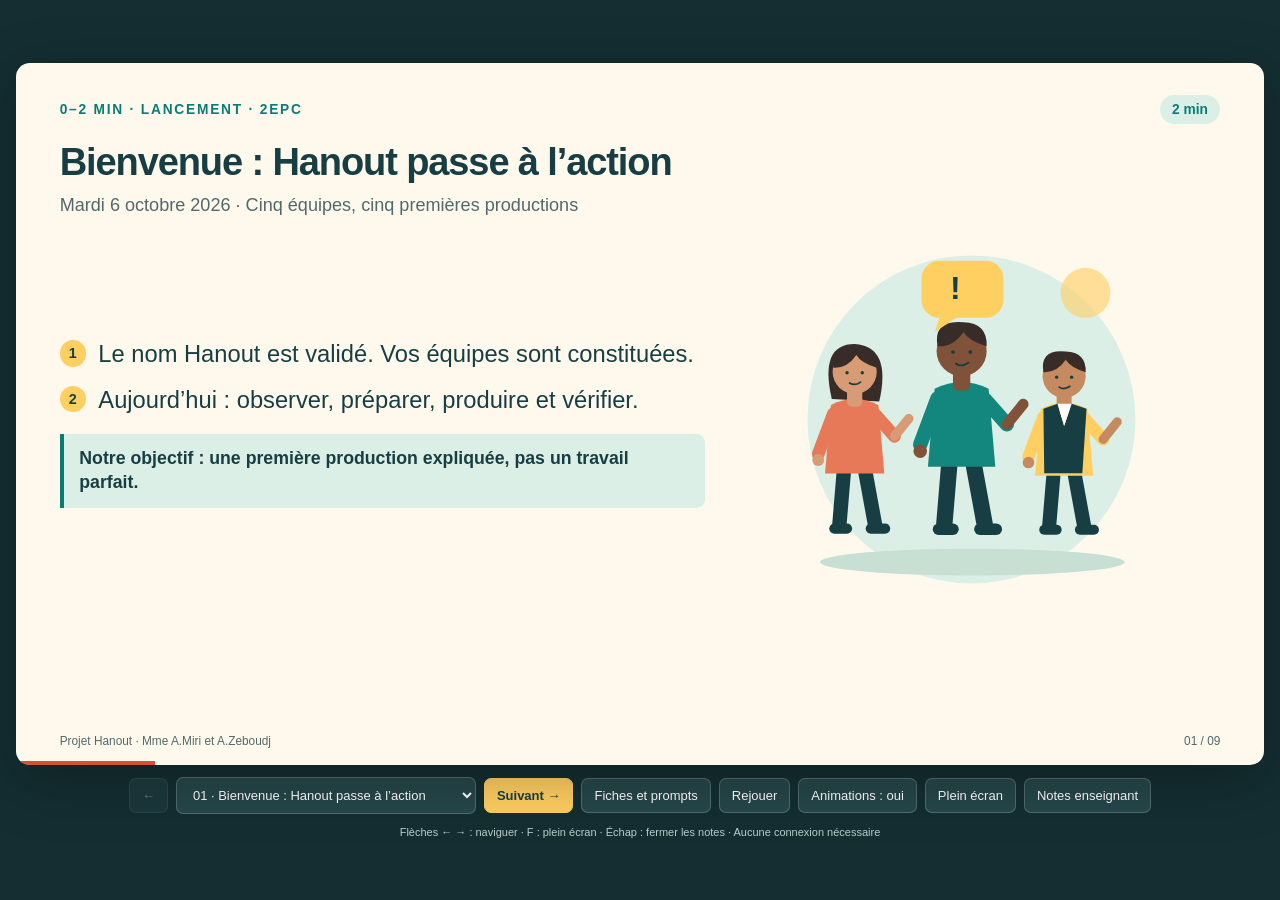
<file: archives/Hanout_Diaporama_06-10-2026.html>
<!doctype html><html lang="fr"><head><meta charset="utf-8"><meta name="viewport" content="width=device-width,initial-scale=1"><title>Hanout · 5 ateliers guidés · 6 octobre 2026</title><style>
:root{--ink:#173f43;--teal:#087d76;--orange:#d65034;--cream:#fff9ed;--gold:#ffcf61;--mint:#dcefe7}*{box-sizing:border-box}body{margin:0;background:#142e32;color:var(--ink);font-family:Arial,sans-serif}button,select{font:inherit}button{cursor:pointer}.app{height:100dvh;display:flex;flex-direction:column;align-items:center;justify-content:center;padding:16px;gap:12px}.stage{position:relative;width:min(100%,calc((100dvh - 100px)*16/9));aspect-ratio:16/9;background:var(--cream);overflow:hidden;border-radius:14px;container-type:inline-size;box-shadow:0 15px 60px #0004}header{display:flex;justify-content:space-between;align-items:center;font-size:1.1cqw;letter-spacing:.13em;font-weight:700;color:var(--teal);padding:2.6cqw 3.5cqw 0}.time{letter-spacing:0;background:var(--mint);padding:.55cqw 1cqw;border-radius:30px}h1{margin:1.4cqw 3.5cqw .8cqw;font-size:3.05cqw;line-height:1.08;max-width:88cqw;letter-spacing:-.09cqw}.sub{margin:0 3.5cqw;font-size:1.45cqw;color:#52696a;max-width:91cqw;line-height:1.4}.main{display:grid;grid-template-columns:57% 43%;padding:1.3cqw 3.5cqw 0;height:31.2cqw;align-items:center}.copy{padding-right:1.3cqw}.items{display:grid;gap:1.2cqw}.item{font-size:1.9cqw;line-height:1.28;display:flex;gap:1cqw;align-items:flex-start}.number{flex:0 0 2.1cqw;height:2.1cqw;border-radius:50%;background:var(--gold);display:grid;place-items:center;font-size:1.15cqw;font-weight:700;margin-top:.1cqw}.item strong{display:block;font-size:1.6cqw}.item small{display:block;font-size:1.27cqw;line-height:1.35;margin-top:.35cqw}.dense .items{gap:.75cqw}.dense .item{font-size:1.6cqw}.dense .item strong{font-size:1.42cqw}.dense .item small{font-size:1.22cqw}.out{font-size:1.42cqw;line-height:1.35;font-weight:700;padding:1.05cqw 1.25cqw;background:var(--mint);border-left:.35cqw solid var(--teal);margin-top:1.5cqw;border-radius:0 .65cqw .65cqw 0}.art{width:100%;aspect-ratio:1;align-self:center}.art svg{width:100%;height:100%;overflow:visible}.ref{position:absolute;bottom:3.25cqw;left:3.5cqw;right:3.5cqw;font-size:1.02cqw;line-height:1.35;color:var(--teal)}.ref strong{display:block;font-size:1.15cqw}.footer{position:absolute;bottom:1.35cqw;left:3.5cqw;right:3.5cqw;display:flex;justify-content:space-between;font-size:.95cqw;color:#52696a}.progress{height:.35cqw;background:var(--orange);position:absolute;bottom:0;left:0;transition:width .4s}.route .items{grid-template-columns:1fr 1fr;gap:1.2cqw}.route .item{font-size:1.55cqw;background:#fff;padding:.8cqw;border-radius:.5cqw}.toolbar{display:flex;gap:8px;justify-content:center;align-items:center;flex-wrap:wrap;color:#fff;font-size:13px}.toolbar button,.toolbar select{border:1px solid #ffffff35;background:#26474a;color:white;border-radius:7px;padding:9px 12px}.toolbar button:hover{background:#386164}.toolbar button:disabled{opacity:.35;cursor:default}.toolbar .primary{background:#ffcf61;color:#173f43;border-color:#ffcf61;font-weight:bold}.notes{position:fixed;inset:8% 12%;background:var(--cream);z-index:5;padding:32px;box-shadow:0 0 0 100vmax #001c;overflow:auto;border-radius:12px}.notes[hidden]{display:none}.notes pre{white-space:pre-wrap;font:16px/1.6 Arial;color:var(--ink)}.notes button{float:right;padding:10px}.help{color:#b9cecd;font-size:11px}.enter{animation:enter .65s both}.item{animation:enter .6s both;animation-delay:calc(var(--i)*.09s + .15s)}.out{animation:enter .6s .65s both}.float{animation:float 2.5s ease-in-out 2 alternate}.pop{transform-box:fill-box;transform-origin:center;animation:pop .8s both;animation-delay:.3s}.deliver{animation:deliver 1.4s ease-out both}.draw{stroke-dasharray:500;stroke-dashoffset:500;animation:draw 1.8s .5s forwards}.wave{transform-box:fill-box;transform-origin:15% 80%;animation:wave 1s .5s 2 alternate}.bar{transform-box:fill-box;transform-origin:bottom;animation:grow 1.1s .4s both}.still *{animation:none!important;stroke-dashoffset:0!important}.still .bar{transform:none!important}@keyframes enter{from{opacity:0;transform:translateY(16px)}to{opacity:1;transform:none}}@keyframes float{to{transform:translateY(-7px)}}@keyframes pop{from{opacity:0;transform:scale(.65)}to{opacity:1;transform:scale(1)}}@keyframes deliver{from{opacity:0;transform:translateX(60px)}to{opacity:1;transform:none}}@keyframes draw{to{stroke-dashoffset:0}}@keyframes wave{to{transform:rotate(-10deg)}}@keyframes grow{from{transform:scaleY(.1)}to{transform:scaleY(1)}}.wide .main{grid-template-columns:1fr;height:31.2cqw;align-items:start}.wide .art{display:none}.wide .copy{padding-right:0}.wide .items{display:grid;grid-template-columns:repeat(3,1fr);gap:.8cqw}.wide .item{background:#fff;border:1px solid #d8e5df;border-radius:.65cqw;padding:.72cqw .8cqw;font-size:1.12cqw;line-height:1.22;min-height:6.2cqw}.wide .item strong{font-size:1.25cqw;color:var(--teal)}.wide .item small{font-size:1.02cqw;line-height:1.25;margin-top:.28cqw}.wide .number{flex-basis:1.8cqw;width:1.8cqw;height:1.8cqw;font-size:1cqw}.wide .out{font-size:1.18cqw;margin-top:.9cqw;padding:.8cqw 1cqw}.wide .ref{font-size:.92cqw}.wide .ref strong{font-size:1.02cqw}
@media(prefers-reduced-motion:reduce){*{animation:none!important;transition:none!important;stroke-dashoffset:0!important}}@media(max-width:700px){.app{padding:6px}.toolbar{gap:5px}.toolbar button,.toolbar select{padding:8px;font-size:12px}.help{display:none}.notes{inset:3%;padding:18px}}@media print{body{background:#fff}.app{height:auto;padding:0}.stage{width:100%;box-shadow:none}.toolbar,.help{display:none}}
.art{max-height:30cqw}.art svg{max-height:30cqw}.toolbar select{max-width:300px}.workshop{font-size:17px;line-height:1.5}.workshop h2{font-size:24px}.workshop h3{font-size:19px;color:var(--teal)}.workshop .goal,.workshop .box{background:var(--mint);padding:14px;border-left:4px solid var(--teal)}.workshop table{width:100%;border-collapse:collapse;font-size:14px}.workshop th,.workshop td{border:1px solid #b8cec3;padding:8px;text-align:left}.workshop th{background:var(--mint)}.workshop td:empty{min-width:120px;height:35px}.workshop .small{font-size:14px}.workshop .footer{position:static;font-size:12px;margin-top:24px}.workshop .tag{font-size:13px;color:var(--teal);font-weight:bold}.workshop pre{background:#edf3ed;border-radius:6px;padding:15px;font-size:16px}.workshop .copy{float:none;background:var(--teal);color:white;border:0;border-radius:5px}.workshop li{margin:8px 0}#workshopTabs{display:flex;gap:8px;flex-wrap:wrap;margin:20px 0}#workshopTabs button{float:none;padding:10px;border:1px solid #b8cec3;border-radius:6px;background:white;color:var(--ink)}#workshopTabs button[aria-pressed="true"]{background:var(--teal);color:white} @media print{.workshop:not([hidden]){position:static;inset:auto;box-shadow:none;overflow:visible}.workshop:not([hidden]) button{display:none}body:has(.workshop:not([hidden])) .app{display:none}}
</style></head><body><div class="app"><main class="stage" id="stage" aria-label="Présentation du projet Hanout"></main><nav class="toolbar" aria-label="Commandes du diaporama"><button id="prev" aria-label="Écran précédent">←</button><select id="jump" aria-label="Choisir un écran"></select><button id="next" class="primary">Suivant →</button><button id="workshop">Fiches et prompts</button><button id="replay">Rejouer</button><button id="motion" aria-pressed="true">Animations : oui</button><button id="full">Plein écran</button><button id="teacher">Notes enseignant</button></nav><div class="help">Flèches ← → : naviguer · F : plein écran · Échap : fermer les notes · Aucune connexion nécessaire</div></div><aside id="notes" class="notes" hidden aria-label="Notes enseignant"><button id="close">Fermer ×</button><h2>Notes enseignant</h2><p>Attention : ce panneau est visible sur l’écran projeté.</p><pre id="noteText"></pre></aside>
<aside id="workshops" hidden class="notes workshop" role="dialog" aria-modal="true" aria-label="Fiches et prompts"><button id="closeWorkshop">Revenir au diaporama ×</button><h2>Fiches des cinq équipes</h2><div id="workshopTabs"></div><div id="workshopContent"></div></aside><script>
const slides=[{"title": "Bienvenue : Hanout passe à l’action", "sub": "Mardi 6 octobre 2026 · Cinq équipes, cinq premières productions", "items": ["Le nom Hanout est validé. Vos équipes sont constituées.", "Aujourd’hui : observer, préparer, produire et vérifier."], "out": "Notre objectif : une première production expliquée, pas un travail parfait.", "scene": "team", "time": 2, "tag": "0–2 MIN · LANCEMENT", "ref": "", "comp": "", "notes": "Séance de 60 minutes. Les équipes sont confirmées : pas de vote ni de nouvelle constitution. Présenter le résultat minimum de chaque équipe et annoncer les restitutions. Avant le cours : préparer les accès scolaires, deux tableurs vierges, le lot de marchandises autorisé, papier et feutres. Si les outils ne sont pas accessibles, les productions papier sont acceptées. Les fiches et prompts sont intégrés au bouton « Fiches et prompts » ; elles se consultent pendant les créneaux de travail et ne rajoutent pas du temps à la séance."}, {"title": "Retrouvez votre équipe", "sub": "Installez-vous et ouvrez la fiche portant votre numéro.", "items": ["Achats et approvisionnement|Benissa · Ilyana · Assiya", "Point de vente et merchandising|Adam · Islam · Lionel", "Vente et relation client|Titli · Farel · Mustapha", "Communication et image|Chaïma · Jana · Issam", "Gestion et développement|Ibrahim · Selmene · Maxime"], "out": "Chacun lit, contribue et vérifie. Une personne ne fait pas tout le travail.", "scene": "roles", "time": 3, "tag": "2–5 MIN · INSTALLATION", "ref": "", "comp": "", "notes": "15 élèves, cinq trios confirmés. Faire identifier le numéro de groupe et le support à remettre. Chaïma peut coordonner son groupe, en veillant à la contribution de Jana et Issam. Ne pas attribuer tous les échanges oraux à un même élève. Prévoir la rotation des rôles. Les observations pédagogiques individuelles ne sont pas affichées dans ce support."}, {"title": "Commencez sans attendre", "sub": "Lisez votre fiche. La première action se fait sur papier.", "items": ["Inventaire : préparez les colonnes du tableau.", "Stand : répondez aux questions sur le lieu et le matériel.", "Enquête : chacun propose un besoin et un produit possible.", "Logo : choisissez une valeur, un symbole et des couleurs.", "Budget : proposez une répartition des 800 €."], "out": "Information inconnue ? Écrivez « à vérifier ». Ne la remplacez pas par une supposition.", "scene": "work", "time": 7, "tag": "5–12 MIN · DÉMARRAGE", "ref": "", "comp": "", "notes": "A.Zeboudj lance l’enquête clients avec Titli, Farel et Mustapha. Mme Miri désigne le lot de marchandises accessible et montre une première ligne d’inventaire. Le groupe inventaire prépare les colonnes sans manipuler un stock non désigné. Stand et communication remplissent leur brief ; gestion esquisse les catégories de dépenses. Cliquer sur « Fiches et prompts » pour afficher une mission, puis fermer le panneau pour retrouver le déroulé. Les élèves peuvent travailler sur leur fiche papier ou consulter ce même fichier sur leur poste."}, {"title": "Observez, comptez, questionnez", "sub": "Votre première version doit s’appuyer sur des informations réelles.", "items": ["Inventaire : comptez les unités et recopiez les mentions de date.", "Stand et logo : complétez le brief, puis faites un croquis.", "Enquête : rédigez cinq questions neutres.", "Budget : vérifiez le total et comparez les pistes de mobilier."], "out": "Avant l’IA : vos observations, vos choix et vos questions doivent être écrits.", "scene": "skills", "time": 13, "tag": "12–25 MIN · PREMIÈRE PRODUCTION", "ref": "", "comp": "", "notes": "12–20 : A.Zeboudj accompagne l’enquête ; Mme Miri accompagne le stand et ses observations. 20–25 : A.Zeboudj lance le calcul budgétaire avec gestion ; Mme Miri valide le brief du stand. Pendant ce temps, l’équipe enquête relit ses formulations et alterne les prises de parole. Le stock avance sur le lot validé ; communication prépare une piste papier. Pour l’inventaire : cinq lignes contrôlées suffisent ou tout le lot si moins de cinq lignes. Séparer les lots de dates différentes, compter en unités de vente et signaler les anomalies à l’adulte. Personne ne décide seul de vendre ou d’écarter un produit."}, {"title": "Un point avec votre enseignant", "sub": "Montrez ce que vous avez déjà fait, même si ce n’est pas terminé.", "items": ["Voici notre production et ce que nous avons vérifié.", "Voici notre difficulté ou notre information manquante.", "Notre prochaine action sera…"], "out": "À corriger : un seul point précis à la fois. Continuez votre fiche pendant l’attente.", "scene": "interview", "time": 5, "tag": "25–30 MIN · CONTRÔLE", "ref": "", "comp": "", "notes": "A.Zeboudj relit les questions de l’enquête et lance un test. Mme Miri contrôle deux lignes d’inventaire et accompagne la saisie. Stand : poursuivre le croquis et signaler les inconnues. Communication : finaliser le brief avant son passage de 30 à 35. Gestion : contrôler le total et comparer réemploi, prêt/don, occasion et neuf. Relances communes : qu’avez-vous compris ? Montrez votre travail. Que reste-t-il à vérifier ? Qui fait quoi maintenant ? Donner une seule correction immédiatement réalisable par groupe."}, {"title": "Utilisez les outils pour avancer", "sub": "Après vérification avec un adulte, mettez au propre votre travail.", "items": ["Inventaire et budget : saisissez dans le tableur et vérifiez.", "Stand et logo : utilisez votre brief pour demander une proposition à l’IA.", "Enquête : testez vos questions ; Google Forms si vous êtes prêts."], "out": "Gardez le contrôle : un résultat d’IA peut être faux. Conservez le prompt et notez les corrections.", "scene": "idea", "time": 13, "tag": "30–43 MIN · OUTILS ET VÉRIFICATION", "ref": "", "comp": "", "notes": "30–35 : A.Zeboudj accompagne le test du questionnaire ou sa saisie ; Mme Miri relit le brief communication. 35–43 : A.Zeboudj contrôle les formules de gestion, puis revient à l’enquête ; Mme Miri critique le visuel du stand, puis revient à l’inventaire. Les fiches contiennent les trois prompts. Les accès et fonctions Canva/IA doivent être vérifiés avant le cours ; ne pas promettre une fonction indisponible. Sans génération : croquis justifié. Sans connexion : tableau ou questionnaire papier. Pas de données personnelles dans les prompts, pas de diffusion du questionnaire ni de publication sur les réseaux aujourd’hui. Les futurs comptes seront organisés avec les adultes. L’image du stand n’est ni un plan à l’échelle ni une validation d’aménagement."}, {"title": "Enregistrez et préparez votre compte rendu", "sub": "Une page, un tableau, un croquis ou une capture commentée suffit.", "items": ["Nommez et enregistrez le document dans le dossier indiqué.", "Choisissez un résultat à montrer et une raison à expliquer.", "Notez une vérification à faire ou une correction nécessaire."], "out": "À remettre : votre première production, même incomplète, avec le numéro de l’équipe.", "scene": "portfolio", "time": 5, "tag": "43–48 MIN · PRÉPARER LA RESTITUTION", "ref": "", "comp": "", "notes": "Seuils : inventaire, cinq lignes contrôlées ; stand, brief + croquis/image et une critique ; enquête, cinq questions et une correction issue du test ; logo, brief + une piste justifiée ; gestion, répartition de 800 € et un calcul expliqué. Un document papier reste recevable. Vérifier que les fichiers sont réellement accessibles aux enseignants, et pas seulement visibles à l’écran. Aucun PowerPoint à créer pendant cette heure. Rappeler qu’un prix, une mesure et une disponibilité doivent être vérifiés à une source ; ne pas les déduire d’une réponse IA."}, {"title": "Partageons nos résultats", "sub": "Deux minutes par équipe, dans l’ordre des numéros.", "items": ["Montrez votre production.", "Expliquez un choix ou un contrôle réalisé.", "Dites ce qui reste à vérifier et votre prochaine action."], "out": "Écoutez les autres : leur résultat peut aider votre équipe.", "scene": "celebrate", "time": 10, "tag": "48–58 MIN · RESTITUTION", "ref": "", "comp": "", "notes": "Cinq équipes × deux minutes : 90 secondes de présentation et 30 secondes de retour. Inventaire aide le budget ; enquête prépare le choix des produits ; stand et logo préparent l’espace commercial. Noter au tableau une action et un responsable par groupe, avec une échéance réelle à annoncer. Ne pas valider les achats ou l’offre définitive à partir de brouillons. Gestion : pour l’exercice fictif, 20 × 0,60 = 12 € d’achat ; 20 × 1 = 20 € de recettes si tout est vendu ; différence = 8 € avant autres frais, pas bénéfice net. Si seulement 55 minutes sont disponibles, réduire ce créneau à cinq minutes, puis conserver deux minutes pour le bilan."}, {"title": "Merci pour votre implication et la qualité de votre travail", "sub": "Chacun garde une trace personnelle de sa contribution.", "items": ["J’ai fait…", "J’ai vérifié…", "Il reste à…"], "out": "Prochain rendez-vous : date, heure et salle annoncées par vos enseignants.", "scene": "portfolio", "time": 2, "tag": "58–60 MIN · BILAN", "ref": "", "comp": "", "notes": "Faire écrire nom, équipe et trois phrases précises. Distinguer l’action du groupe de la contribution individuelle. Évaluer la lisibilité, le respect de la consigne, la participation et la capacité à expliquer, sans assimiler cette trace à une validation complète de compétence. Récupérer les productions. Prochain rendez-vous à annoncer réellement. Seuil de réussite de séance : chaque groupe a produit une première trace exploitable et chaque élève peut expliquer une action."}];
const ink='#173f43',teal='#13877e',gold='#ffcf61',orange='#e77958',mint='#dcefe7';
const rect=(x,y,w,h,c,r=6)=>`<rect x="${x}" y="${y}" width="${w}" height="${h}" rx="${r}" fill="${c}"/>`;
const line=(x,y,a,b,c=ink,w=5)=>`<path d="M${x} ${y}L${a} ${b}" stroke="${c}" stroke-width="${w}" stroke-linecap="round" fill="none"/>`;
const text=(x,y,s,size=20,c=ink)=>`<text x="${x}" y="${y}" font-family="Arial,sans-serif" font-size="${size}" font-weight="700" fill="${c}">${s}</text>`;
const circ=(x,y,r,c)=>`<circle cx="${x}" cy="${y}" r="${r}" fill="${c}"/>`;
function person(x,y,scale=1,color=teal,skin='#b87851',style=0){return `<g transform="translate(${x} ${y}) scale(${scale})">${style===1?`<path d="M-27 37Q-42 -28 0 -28Q44 -25 29 40" fill="#382c28"/>`:''}${line(-13,125,-18,185,ink,17)}${line(13,125,24,185,ink,17)}${line(-24,190,-9,190,ink,12)}${line(19,190,36,190,ink,12)}<path d="M-28 44Q0 30 28 44L35 125H-35Z" fill="${color}"/>${line(-25,54,-43,102,color,15)}<g class="wave">${line(24,55,47,81,color,15)}${line(47,81,64,60,skin,11)}</g>${circ(-43,109,7,skin)}${rect(-9,22,18,24,skin)}${circ(0,5,26,skin)}<path d="M-25 0Q-30 -28 2 -25Q27 -24 26 0Q7 -6 2 -15Q-9 1 -25 0" fill="#382c28"/>${circ(-9,6,2,ink)}${circ(9,6,2,ink)}<path d="M-6 18Q0 22 7 17" fill="none" stroke="${ink}" stroke-width="2" stroke-linecap="round"/>${style===2?`<path d="M-25 44L-8 38L0 65L9 38L27 44L22 122H-24Z" fill="${ink}"/><path d="M-8 38L0 65L9 38" fill="white"/>`:''}</g>`}
function box(x,y,s=1){return `<g transform="translate(${x} ${y}) scale(${s})" class="deliver">${rect(0,0,86,69,'#d7a46c',2)}${rect(35,0,16,69,'#efd1a3',0)}${line(4,5,81,5,'#b98350',2)}${text(8,51,'↑ ↑',19)}</g>`}
function sheet(x,y,s=1,check=true){return `<g transform="translate(${x} ${y}) scale(${s})" class="pop">${rect(0,0,130,160,'#fff',9)}${rect(35,-8,60,20,gold)}${[40,75,110].map(v=>`${rect(15,v,17,17,mint,3)}${line(45,v+8,110,v+8,'#aec7c0',5)}${check?`<path class="draw" d="M18 ${v+9}l5 5 12 -15" fill="none" stroke="${teal}" stroke-width="4"/>`:''}`).join('')}</g>`}
function bubble(x,y,label='?',c=gold){return `<g class="pop">${rect(x,y,92,64,c,20)}<path d="M${x+22} ${y+58}l-7 22 30 -20" fill="${c}"/>${text(x+32,y+43,label,36)}</g>`}
function bottle(x,y,c=teal){return `<g class="pop">${rect(x+9,y,18,12,ink,2)}${rect(x+5,y+9,26,49,c,7)}${rect(x+6,y+27,24,18,'#fff',1)}</g>`}
function shelf(){return `${rect(65,95,272,230,'#b0c6bb',4)}${rect(77,102,248,211,'#f2ecdb',2)}${[170,245,316].map(y=>rect(66,y,272,10,ink,2)).join('')}${bottle(100,110)}${bottle(145,110,orange)}${bottle(193,110)}${box(96,194,.58)}${box(162,194,.58)}${rect(254,144,55,25,gold,3)}${text(263,162,'€',19)}${rect(254,219,55,25,gold,3)}${text(263,237,'€',19)}`}
function shop(){return `${rect(54,115,292,224,'#fff',8)}${rect(68,159,120,108,mint,3)}${rect(207,159,122,108,mint,3)}${rect(78,178,99,9,teal,2)}${bottle(89,193)}${bottle(135,193,orange)}${rect(53,74,294,52,teal,8)}${text(89,109,'NOTRE COMMERCE',22,'#fff')}${[0,1,2,3,4,5].map(i=>rect(54+i*49,124,49,32,i%2?gold:'#fff',3)).join('')}${rect(67,278,267,62,'#dab58c',4)}${rect(218,239,65,39,ink,4)}${rect(225,245,51,23,mint,3)}${line(235,278,275,278,ink,7)}`}
function scene(kind){let inner='',label='';
if(kind==='shop'){inner=shop()+person(75,195,.75,orange,'#cd936d',1)+person(317,189,.78,teal,'#805239',0);label='Des élèves préparent le commerce du lycée';}
if(kind==='team'||kind==='roles'||kind==='celebrate'){inner=person(80,150,.95,orange,'#d79c76',1)+person(200,126,1.08,teal,'#805239',0)+person(315,155,.93,gold,'#c58a60',2);if(kind==='roles')inner+=bubble(38,44,'1')+bubble(154,20,'2',mint)+bubble(275,46,'3');else inner+=bubble(155,30,kind==='celebrate'?'✓':'!',gold);label='Une équipe de trois personnes en tenue ordinaire';}
if(kind==='skills'){inner=box(35,65,1.15)+sheet(202,62,.9)+person(144,197,.82,orange,'#805239',0)+bubble(253,259,'✓',gold);label='Commande, contrôle et relation client';}
if(kind==='places'){inner=rect(26,48,144,90,teal)+text(45,87,'CLASSE',20,'#fff')+line(50,108,140,108,'#fff',3)+person(81,164,.76,orange,'#b87851',2)+rect(208,191,156,130,'#fff')+rect(197,163,179,34,gold)+text(228,187,'HANOUT',20)+bubble(205,52,'↗',mint)+box(238,263,.6);label='La classe et le point de vente, reliés aux expériences en entreprise';}
if(kind==='route'){inner=`<path class="draw" d="M60 318C380 318 20 230 265 230S365 103 141 103" stroke="${teal}" stroke-width="16" fill="none" stroke-linecap="round"/>`+[ [60,318],[142,307],[137,269],[180,231],[287,225],[335,167],[245,103],[141,103] ].map((p,i)=>circ(...p,18,i===0?gold:'#fff')+text(p[0]-6,p[1]+6,i+1,17)).join('')+person(78,129,.65,orange,'#b87851',0);label='Un chemin progressif vers la première ouverture';}
if(kind==='idea'){inner=person(114,181,.9,teal,'#cd936d',1)+rect(223,178,150,140,'#fff')+text(242,210,'HANOUT',22)+text(242,250,'LOGO ?',22)+text(242,290,'VALEUR',22)+`<g class="float">${circ(217,87,43,gold)}${rect(199,122,37,22,ink)}${line(217,15,217,30,orange,5)}${line(154,39,166,51,orange,5)}${line(269,39,282,28,orange,5)}</g>`;label='Une élève imagine un nom, un logo et une valeur';}
if(kind==='interview'||kind==='question'){inner=person(80,150,.94,teal,'#805239',0)+person(301,161,.92,orange,'#d79c76',1)+bubble(25,35,'?',gold)+bubble(243,47,kind==='question'?'…':'!',mint)+sheet(157,240,.47,false);label='Deux élèves dialoguent et recueillent une demande';}
if(kind==='products'){inner=rect(44,254,321,15,ink)+rect(69,269,13,62,ink)+rect(326,269,13,62,ink)+bottle(64,177)+bottle(117,177,orange)+box(188,205,.7)+sheet(256,83,.7)+bubble(89,65,'€',gold);label='Des produits sont comparés avec une liste de critères';}
if(kind==='delivery'){inner=person(91,145,.95,teal,'#cd936d',1)+box(236,262,1.15)+box(253,185,.9)+sheet(156,88,.67)+text(265,142,'12 ≠ 10',24,orange);label='Une élève contrôle une livraison et repère un écart';}
if(kind==='shelves'){inner=shelf()+person(348,200,.74,orange,'#805239',0);label='Un élève vérifie le rangement et les étiquettes prix';}
if(kind==='test'||kind==='sale'){inner=person(83,138,.85,orange,'#c58a60',1)+person(305,137,.86,teal,'#805239',0)+rect(79,269,263,70,'#d7a46c')+rect(179,208,91,60,ink)+rect(188,217,72,34,mint)+text(194,241,kind==='test'?'TEST':'VENTE',16)+bubble(25,32,kind==='test'?'?':'✓',gold)+sheet(280,268,.35);label=kind==='test'?'Deux élèves répètent une vente avec une caisse de test':'Une vente encadrée au comptoir';}
if(kind==='chart'){inner=rect(97,65,272,227,'#fff')+line(123,262,340,262,ink,3)+[76,134,102].map((h,i)=>`<g class="bar">${rect(143+i*61,257-h,35,h,i===1?gold:teal,3)}</g>`).join('')+person(78,173,.87,orange,'#cd936d',1)+text(150,101,'OBSERVER',21);label='Une élève analyse les résultats de vente';}
if(kind==='portfolio'||kind==='quiz'||kind==='work'){inner=person(84,164,.85,teal,'#805239',0)+sheet(171,102,1.2,kind==='portfolio')+rect(52,326,306,13,ink)+`<g class="float">${line(322,211,281,287,orange,13)}${line(281,287,276,305,ink,7)}</g>`;if(kind==='work')inner+=person(348,219,.6,orange,'#d79c76',1);label=kind==='work'?'Deux élèves préparent leur fiche en binôme':'Un élève complète une fiche personnelle';}
return `<svg viewBox="0 0 420 420" role="img" aria-label="${label}"><circle cx="211" cy="208" r="184" fill="${mint}"/><circle cx="339" cy="66" r="28" fill="${gold}" opacity=".6"/><ellipse cx="212" cy="368" rx="171" ry="15" fill="#c8dfd4"/>${inner}</svg>`;}
let index=0,animate=!matchMedia('(prefers-reduced-motion: reduce)').matches;const stage=document.getElementById('stage');const jump=document.getElementById('jump');const notes=document.getElementById('notes');const esc=s=>s.replaceAll('&','&amp;').replaceAll('<','&lt;').replaceAll('>','&gt;');
slides.forEach((s,i)=>{let o=document.createElement('option');o.value=i;o.textContent=`${String(i+1).padStart(2,'0')} · ${s.title}`;jump.append(o)});
function render(){const s=slides[index];stage.className='stage '+(animate?'':'still ')+(s.items.length>3?'dense ':'')+(s.scene==='route'?'route ':'')+(s.wide?'wide ':'');stage.innerHTML=`<header><span>${s.tag} · 2EPC</span><span class="time">${s.time} min</span></header><h1 class="enter">${s.title}</h1><p class="sub enter">${s.sub}</p><div class="main"><div class="copy"><div class="items">${s.items.map((v,i)=>{let parts=v.split('|');return `<div class="item" style="--i:${i}"><span class="number">${i+1}</span><div>${parts.length>1?`<strong>${parts[0]}</strong><small>${parts[1]}</small>`:v}</div></div>`}).join('')}</div><div class="out">${s.out}</div></div><div class="art">${scene(s.scene)}</div></div>${s.ref?`<div class="ref"><strong>${s.ref}</strong>${s.comp}</div>`:''}<div class="footer"><span>Projet Hanout · Mme A.Miri et A.Zeboudj</span><span>${String(index+1).padStart(2,'0')} / ${String(slides.length).padStart(2,'0')}</span></div><div class="progress" style="width:${(index+1)/slides.length*100}%"></div>`;jump.value=index;document.getElementById('prev').disabled=index===0;document.getElementById('next').disabled=index===slides.length-1;document.getElementById('noteText').textContent=s.notes;document.getElementById('motion').textContent='Animations : '+(animate?'oui':'non');document.getElementById('motion').setAttribute('aria-pressed',animate);}
function go(delta){index=Math.max(0,Math.min(slides.length-1,index+delta));notes.hidden=true;render();}document.getElementById('prev').onclick=()=>go(-1);document.getElementById('next').onclick=()=>go(1);jump.onchange=()=>{index=Number(jump.value);notes.hidden=true;render()};document.getElementById('replay').onclick=render;document.getElementById('motion').onclick=()=>{animate=!animate;render()};async function fullscreen(){try{if(document.fullscreenElement)await document.exitFullscreen();else await document.documentElement.requestFullscreen();}catch{document.getElementById('full').textContent='Utilisez F11';}}document.getElementById('full').onclick=fullscreen;document.getElementById('teacher').onclick=()=>{document.getElementById('workshops').hidden=true;notes.hidden=!notes.hidden};document.getElementById('close').onclick=()=>{notes.hidden=true};document.addEventListener('keydown',e=>{if(e.key==='Escape'){notes.hidden=true;document.getElementById('workshops').hidden=true;return}if(!document.getElementById('workshops').hidden||!notes.hidden||['SELECT','BUTTON'].includes(document.activeElement.tagName))return;if(e.key==='ArrowRight'||e.key===' '){e.preventDefault();go(1)}if(e.key==='ArrowLeft'){e.preventDefault();go(-1)}if(e.key.toLowerCase()==='f')fullscreen()});render();

const handouts=["<div class=\"tag\">Équipe 1 · Achats et approvisionnement</div><h2>Benissa · Ilyana · Assiya</h2><p class=\"goal\"><strong>Votre mission :</strong> savoir précisément ce que nous possédons déjà. À remettre : un inventaire de cinq lignes vérifiées dans un tableur, ou sur papier si l’accès ne fonctionne pas.</p><h3>1. Commencez sans attendre · 5–12 min</h3><p>Écrivez les titres du tableau ci-dessous. Une personne compte, une relève les étiquettes, une écrit. Attendez l’adulte pour désigner le lot à inventorier et réaliser la première ligne ensemble.</p><h3>2. Observez et comptez · 12–25 min</h3><ol><li>Lisez le nom exact et le format du produit.</li><li>Comptez les <strong>unités qui pourront être vendues</strong>, pas seulement les cartons.</li><li>Recopiez la date et la mention qui l’accompagne sur l’emballage.</li><li>Faites une ligne différente si le même produit porte une autre date.</li><li>Notez les anomalies visibles ou les informations illisibles, puis demandez l’avis d’un adulte.</li></ol>\n<table><tr><th>Produit + format</th><th>Quantité en unités de vente</th><th>Mention de date relevée</th><th>Date relevée</th><th>État / à vérifier</th><th>Emplacement</th></tr><tr><td colspan=\"6\">Modèle à reproduire dans le tableur ; ne saisissez que vos observations réelles.</td></tr></table>\n<h3>3. Faites contrôler puis saisissez · 25–43 min</h3><p>Montrez deux lignes à Mme Miri. Après correction, saisissez vos cinq lignes. Changez les rôles. Le vérificateur relit chaque quantité et chaque date face au produit. Si aucune date n’apparaît, écrivez « non indiquée » ; ne complétez pas au hasard.</p><div class=\"box\"><strong>Premiers gestes dans le tableur :</strong> renommez le fichier ; placez les titres sur la ligne 1 ; un produit/lot par ligne ; une information par cellule ; élargissez les colonnes. Pour conserver la mention et la date exactement comme lues, saisissez-les comme du texte si nécessaire. Les quantités restent des nombres.</div><h3>4. Préparez votre compte rendu · 43–48 min</h3><p>« Nous avons vérifié … lignes. Nous avons trouvé … . Il faut encore vérifier … . » Enregistrez le fichier dans l’emplacement indiqué par l’enseignant.</p><p class=\"small\"><strong>Pour réussir :</strong> noms précis, comptage contrôlé, dates non inventées, anomalies signalées. Cette première tâche prépare le suivi du stock ; elle ne nécessite pas d’IA.</p><p class=\"small\"><strong>CAP EPC :</strong> Bloc 1 · Recevoir et suivre les commandes : surveiller l’état des stocks. Bloc 2 · Mettre en valeur et approvisionner : ranger et compter les produits. Travail préparatoire, compétences à observer en situation.</p><div class=\"footer\">Hanout · Mme A.Miri et A.Zeboudj · Fiche élève 1/5</div>", "<div class=\"tag\">Équipe 2 · Point de vente et merchandising</div><h2>Adam · Islam · Lionel</h2><p class=\"goal\"><strong>Votre mission :</strong> décrire un stand possible, puis utiliser cette description pour faire un croquis ou demander une image à l’IA. L’image doit respecter vos informations.</p><h3>1. Répondez ensemble · 5–20 min</h3><p>Adam lit les questions, Islam note, Lionel vérifie ce que vous savez réellement. Changez les rôles après la visite de l’adulte. Si vous ne savez pas, écrivez <strong>« à vérifier »</strong>.</p><table><tr><th>Questions pour préparer le stand</th><th>Réponse / à vérifier</th></tr><tr><td>1. Où le stand pourrait-il se trouver ? Le lieu est-il confirmé ?</td><td></td></tr><tr><td>2. Quelle largeur et quelle profondeur sont disponibles ? Mesurées ou estimées ?</td><td></td></tr><tr><td>3. Quelle table, étagère ou armoire existe déjà ?</td><td></td></tr><tr><td>4. Quels produits pourrait-on exposer ? Quels éléments restent à confirmer ?</td><td></td></tr><tr><td>5. Où ranger la marchandise et le matériel après la vente ?</td><td></td></tr><tr><td>6. Où passent les clients et où peuvent-ils attendre sans gêner ?</td><td></td></tr><tr><td>7. Existe-t-il une prise à proximité ? Pour quel appareil serait-elle utile ?</td><td></td></tr><tr><td>8. Où placer le nom Hanout, les prix et la caisse ?</td><td></td></tr></table>\n<h3>2. Faites valider votre description · 20–25 min</h3><p>Montrez le questionnaire et un petit plan à Mme Miri. Ne déplacez pas le mobilier et ne branchez aucun appareil pour ce travail d’observation.</p><h3>3. Préparez le prompt · 25–43 min</h3><button class=\"copy\" data-copy=\"standPrompt\">Copier le prompt</button><pre id=\"standPrompt\">Nous préparons Hanout, un petit commerce pédagogique dans un lycée. Voici notre brief : [coller nos réponses sans les prénoms]. Distingue les faits vérifiés des inconnues. N’invente aucune mesure ni prise électrique. S’il manque une information indispensable, pose au maximum trois questions courtes, puis attends nos réponses. Ensuite, propose un stand simple utilisant d’abord le mobilier existant, avec des prix lisibles, une zone de rangement et un passage dégagé. Si tu peux générer une image, illustre cette proposition ; sinon, décris-la pour que nous la dessinions. Toute hypothèse doit être signalée comme une hypothèse. Pas de personnages nécessaires.</pre><h3>4. Vérifiez et montrez · 43–48 min</h3><p>Conservez une image ou votre croquis. Écrivez : <strong>deux éléments respectés</strong> et <strong>un élément à corriger ou à vérifier</strong>. Une belle image n’est ni un plan à l’échelle ni une autorisation d’aménagement.</p><p class=\"small\"><strong>CAP EPC :</strong> Bloc 2 · Mettre en valeur et approvisionner : mettre en valeur les produits et l’espace commercial ; installer et mettre à jour la signalétique. Préparation à l’aménagement réel.</p><div class=\"footer\">Hanout · Mme A.Miri et A.Zeboudj · Fiche élève 2/5</div>", "<div class=\"tag\">Équipe 3 · Vente et relation client</div><h2>Titli · Farel · Mustapha</h2><p class=\"goal\"><strong>Votre mission :</strong> préparer cinq questions pour comprendre les besoins des lycéens. À remettre : le questionnaire et une correction issue de votre test.</p><h3>1. Commencez par les besoins · 5–12 min</h3><p>Chacun propose un besoin et un produit possible. Complétez : « Un lycéen pourrait avoir besoin de … parce que … ». Gardez trois hypothèses à explorer ; ce ne sont pas encore des produits choisis.</p><h3>2. Écrivez cinq questions avec A.Zeboudj · 12–25 min</h3><table><tr><th>Ce que vous voulez savoir</th><th>Votre question</th></tr><tr><td>Un besoin concret au lycée</td><td></td></tr><tr><td>Les produits recherchés</td><td></td></tr><tr><td>Le produit prioritaire</td><td></td></tr><tr><td>Le prix acceptable pour un produit et un format précis</td><td></td></tr><tr><td>Une suggestion libre</td><td></td></tr></table><p>Prévoyez au moins deux questions ouvertes. Évitez « Vous aimez…, non ? ». Pour le prix, précisez de quel produit et de quel format vous parlez. Ne demandez ni nom, ni téléphone, ni adresse électronique.</p><h3>3. Testez, écoutez, corrigez · 25–35 min</h3><p>Avec l’accord de l’enseignant, posez vos questions à deux camarades. Une personne questionne, une note, une observe ; changez après le premier test. Ne coupez pas la réponse. Reformulez : « Si j’ai bien compris… ». Notez une question mal comprise et réécrivez-la.</p><h3>4. Mettez au propre · 35–43 min</h3><p>Si le questionnaire est prêt et l’accès disponible, créez Google Forms avec l’adulte : un titre, une phrase sur l’objectif, cinq questions. Vérifiez l’absence de collecte d’adresse électronique. Faites un essai en aperçu. <strong>La diffusion générale aux lycéens vient après validation.</strong> Sinon, remettez une version papier lisible.</p><div class=\"box\"><strong>Votre compte rendu :</strong> « Nous cherchons à savoir… Notre test a montré… Nous avons corrigé… ». Deux tests servent à améliorer les questions, pas à décider de l’offre du lycée.</div><p class=\"small\"><strong>Pour réussir :</strong> questions neutres, réponse écoutée, prix lié à un produit précis, correction expliquée. Chacun pose une question et sait présenter une partie du travail.</p><p class=\"small\"><strong>CAP EPC :</strong> Bloc 3 · Conseiller et accompagner le client dans son parcours d’achat : adopter une écoute active. L’enquête prépare la découverte des besoins ; le dialogue de vente viendra ensuite.</p><div class=\"footer\">Hanout · Mme A.Miri et A.Zeboudj · Fiche élève 3/5</div>", "<div class=\"tag\">Équipe 4 · Communication et image</div><h2>Chaïma · Jana · Issam</h2><p class=\"goal\"><strong>Votre mission :</strong> préparer une piste de logo Hanout que vous savez expliquer. Pas de création de compte public ni de publication aujourd’hui.</p><h3>1. Construisez votre brief · 5–20 min</h3><p>Chaïma coordonne et fait participer chacun. Jana prépare une piste de symbole ; Issam propose des couleurs ou une façon d’écrire Hanout. Comparez vos idées avant de choisir.</p><table><tr><th>Questions pour l’IA ou votre croquis</th><th>Votre réponse</th></tr><tr><td>Que propose Hanout et à qui s’adresse-t-il ?</td><td></td></tr><tr><td>Quelle valeur doit-on comprendre : accueil, entraide, simplicité… ?</td><td></td></tr><tr><td>Quels deux mots décrivent le style souhaité ?</td><td></td></tr><tr><td>Quelles une ou deux couleurs choisissez-vous ? Pourquoi ?</td><td></td></tr><tr><td>Quel symbole simple pourrait représenter le commerce ?</td><td></td></tr><tr><td>Où verra-t-on le logo : affiche, étiquette, futur compte du projet… ?</td><td></td></tr></table>\n<h3>2. Faites un brouillon avant l’IA · 20–30 min</h3><p>Écrivez le mot Hanout et dessinez une piste. Vérifiez que le nom se lit facilement. Préparez une justification : « Nous avons choisi… parce que… ».</p><h3>3. Demandez une proposition · 30–43 min</h3><p>Après lecture du brief par Mme Miri, utilisez l’outil accessible et autorisé. Si l’outil ne génère pas d’image, utilisez ses conseils pour améliorer votre croquis.</p><button class=\"copy\" data-copy=\"logoPrompt\">Copier le prompt</button><pre id=\"logoPrompt\">Nous créons l’identité de Hanout, un commerce pédagogique dans un lycée. Le nom Hanout est validé et doit être écrit exactement ainsi. Voici notre brief : [coller nos réponses, sans les prénoms]. Propose une piste de logo simple et lisible en petit, avec une ou deux couleurs, utilisable aussi en noir et blanc. Évite les détails inutiles, les marques existantes et les signes religieux. Explique en trois phrases le lien entre le symbole, les couleurs et notre projet. Si tu ne peux pas produire d’image, donne une description facile à dessiner. Ne prétends pas garantir l’originalité juridique du résultat.</pre><h3>4. Contrôlez la proposition · 43–48 min</h3><p>Cochez : □ « Hanout » bien écrit □ lisible en petit □ lien avec notre valeur □ utilisable sans couleur. Conservez le prompt et une image ou un croquis. Préparez deux phrases de justification.</p><p class=\"small\"><strong>Si vous avez terminé :</strong> proposez une accroche « Hanout se prépare… », sans date d’ouverture non confirmée. La gestion des futurs réseaux sera organisée avec les adultes dans une autre étape.</p><p class=\"small\"><strong>CAP EPC :</strong> Bloc 2 · Mettre en valeur et approvisionner : mettre en valeur les produits et l’espace commercial ; préparer la future signalétique. La création du logo est une activité de projet, pas une compétence autonome du référentiel.</p><div class=\"footer\">Hanout · Mme A.Miri et A.Zeboudj · Fiche élève 4/5</div>", "<div class=\"tag\">Équipe 5 · Gestion et développement</div><h2>Ibrahim · Selmene · Maxime</h2><p class=\"goal\"><strong>Votre mission :</strong> proposer une utilisation des 800 € et expliquer un calcul simple. Votre budget est provisoire, aucun achat n’est engagé.</p><h3>1. Répartissez l’enveloppe · 5–20 min</h3><p>Ibrahim propose les besoins, Selmene réalise les calculs, Maxime vérifie le total et les informations manquantes. Chacun explique un choix ; échangez les rôles pour le deuxième calcul.</p><table><tr><th>Catégorie (colonne A)</th><th>Montant proposé en € (B)</th><th>Pourquoi ? (C)</th></tr><tr><td>2 · Marchandises à compléter</td><td></td><td>Tenir compte du stock déjà présent.</td></tr><tr><td>3 · Mobilier et matériel</td><td></td><td>Vérifier d’abord ce qui peut être réutilisé.</td></tr><tr><td>4 · Communication</td><td></td><td></td></tr><tr><td>5 · Réserve non dépensée</td><td></td><td>Pour les besoins non encore connus.</td></tr><tr><td>6 · Total réparti</td><td>=B2+B3+B4+B5</td><td>Doit être égal à 800 €.</td></tr><tr><td>7 · Écart à corriger</td><td>=800-B6</td><td>Doit être égal à 0 €.</td></tr></table>\n<h3>2. Cherchez des pistes pour le mobilier · 20–30 min</h3><p>Avec l’adulte, comparez : réemploi dans le lycée, prêt ou don, occasion, achat neuf. Notez pour deux pistes : avantage, coût à vérifier, transport et état à contrôler.</p><button class=\"copy\" data-copy=\"budgetPrompt\">Copier le prompt</button><pre id=\"budgetPrompt\">Nous préparons Hanout, un commerce pédagogique de lycée. Nous disposons de 800 € pour compléter la marchandise, obtenir éventuellement du mobilier et du matériel, et conserver une réserve. Une partie du stock existe déjà mais son inventaire est en cours. Compare en quatre lignes : réemploi interne, prêt ou don, occasion, achat neuf. Indique pour chaque piste un avantage et deux points à vérifier. Ne donne pas de faux prix, de faux fournisseurs ni de fausses disponibilités. Termine par trois questions à poser à notre enseignant. Ne décide pas de nos achats à notre place.</pre>\n<h3>3. Réalisez un calcul · 30–43 min</h3><p><strong>Exercice fictif, pas un prix de marché :</strong> 20 produits, prix d’achat unitaire 0,60 €, prix de vente envisagé 1 €.</p><p>Coût d’achat = quantité × prix d’achat : …… €<br>Recettes si tout est vendu = quantité × prix de vente : …… €<br>Écart avant autres frais = recettes − coût d’achat : …… €</p><p class=\"small\">Cet écart n’est pas le bénéfice net : il reste les autres frais, les pertes et les éventuels invendus. Pour une offre réelle, relevez source, date, quantité du lot, prix total et frais de livraison ; calculez ensuite le prix unitaire. Ne mélangez pas prix d’un lot et prix d’une unité.</p><h3>4. Préparez votre restitution · 43–48 min</h3><p>Montrez le total de 800 €, justifiez une dépense et une réserve. Présentez votre calcul et une information manquante. Si vous avancez vite, vérifiez une offre réelle de mobilier sur une source accessible, sans acheter.</p><p class=\"small\"><strong>CAP EPC :</strong> préparation des propositions de commandes (Bloc 1), savoirs de calcul commercial et travail transversal sur le budget. L’exercice ne valide pas à lui seul un bloc professionnel.</p><div class=\"footer\">Hanout · Mme A.Miri et A.Zeboudj · Fiche élève 5/5</div>"];
const workshop=document.getElementById('workshops');let currentGroup=0;
function showGroup(i){currentGroup=i;document.getElementById('workshopTabs').innerHTML=handouts.map((_,j)=>`<button data-group="${j}" aria-pressed="${j===i}">Équipe ${j+1}</button>`).join('');document.querySelectorAll('[data-group]').forEach(b=>b.onclick=()=>showGroup(Number(b.dataset.group)));document.getElementById('workshopContent').innerHTML=handouts[i];document.querySelectorAll('[data-copy]').forEach(b=>b.onclick=async()=>{const t=document.getElementById(b.dataset.copy);try{await navigator.clipboard.writeText(t.textContent);b.textContent='Copié';}catch{const r=document.createRange();r.selectNodeContents(t);const sel=window.getSelection();sel.removeAllRanges();sel.addRange(r);b.textContent='Texte sélectionné : copiez-le';}});}
document.getElementById('workshop').onclick=()=>{notes.hidden=true;showGroup(currentGroup);workshop.hidden=false;document.getElementById('closeWorkshop').focus();};document.getElementById('closeWorkshop').onclick=()=>{workshop.hidden=true;document.getElementById('workshop').focus();};
</script></body></html>
</file>
